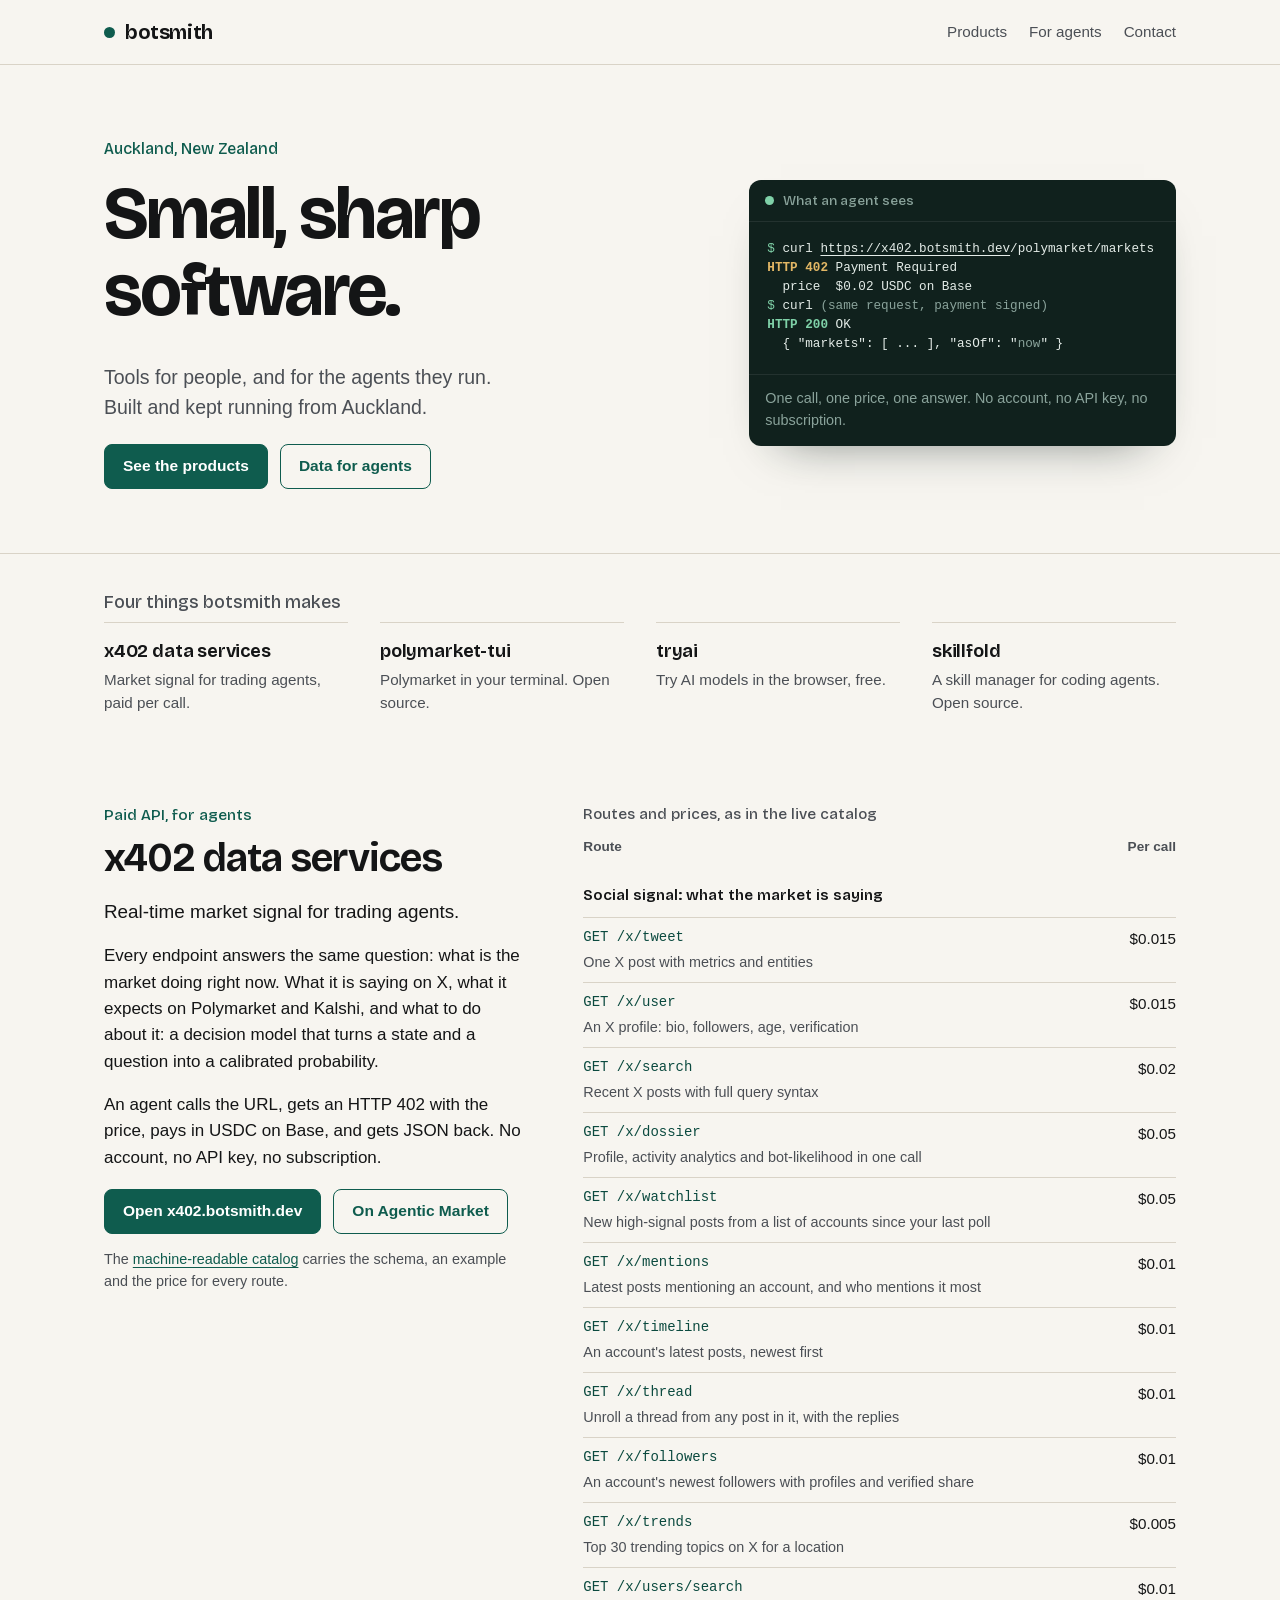
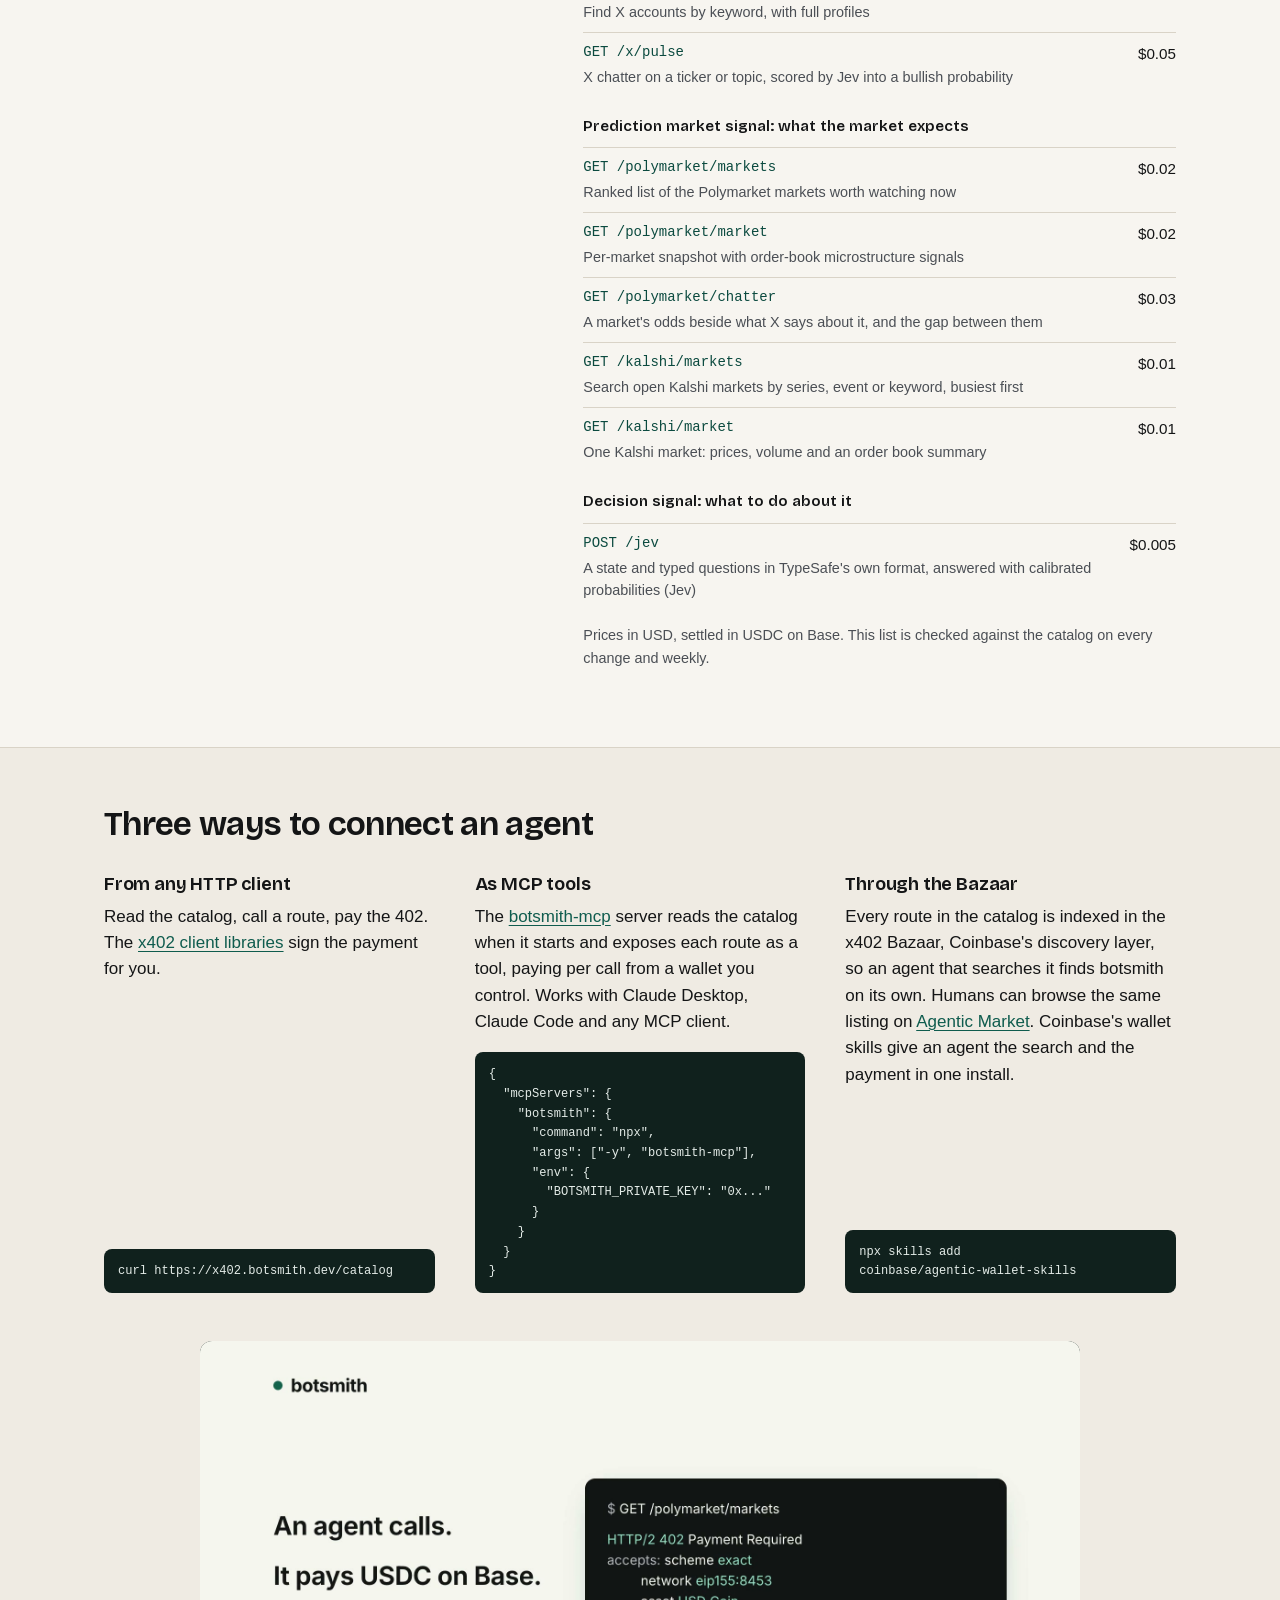
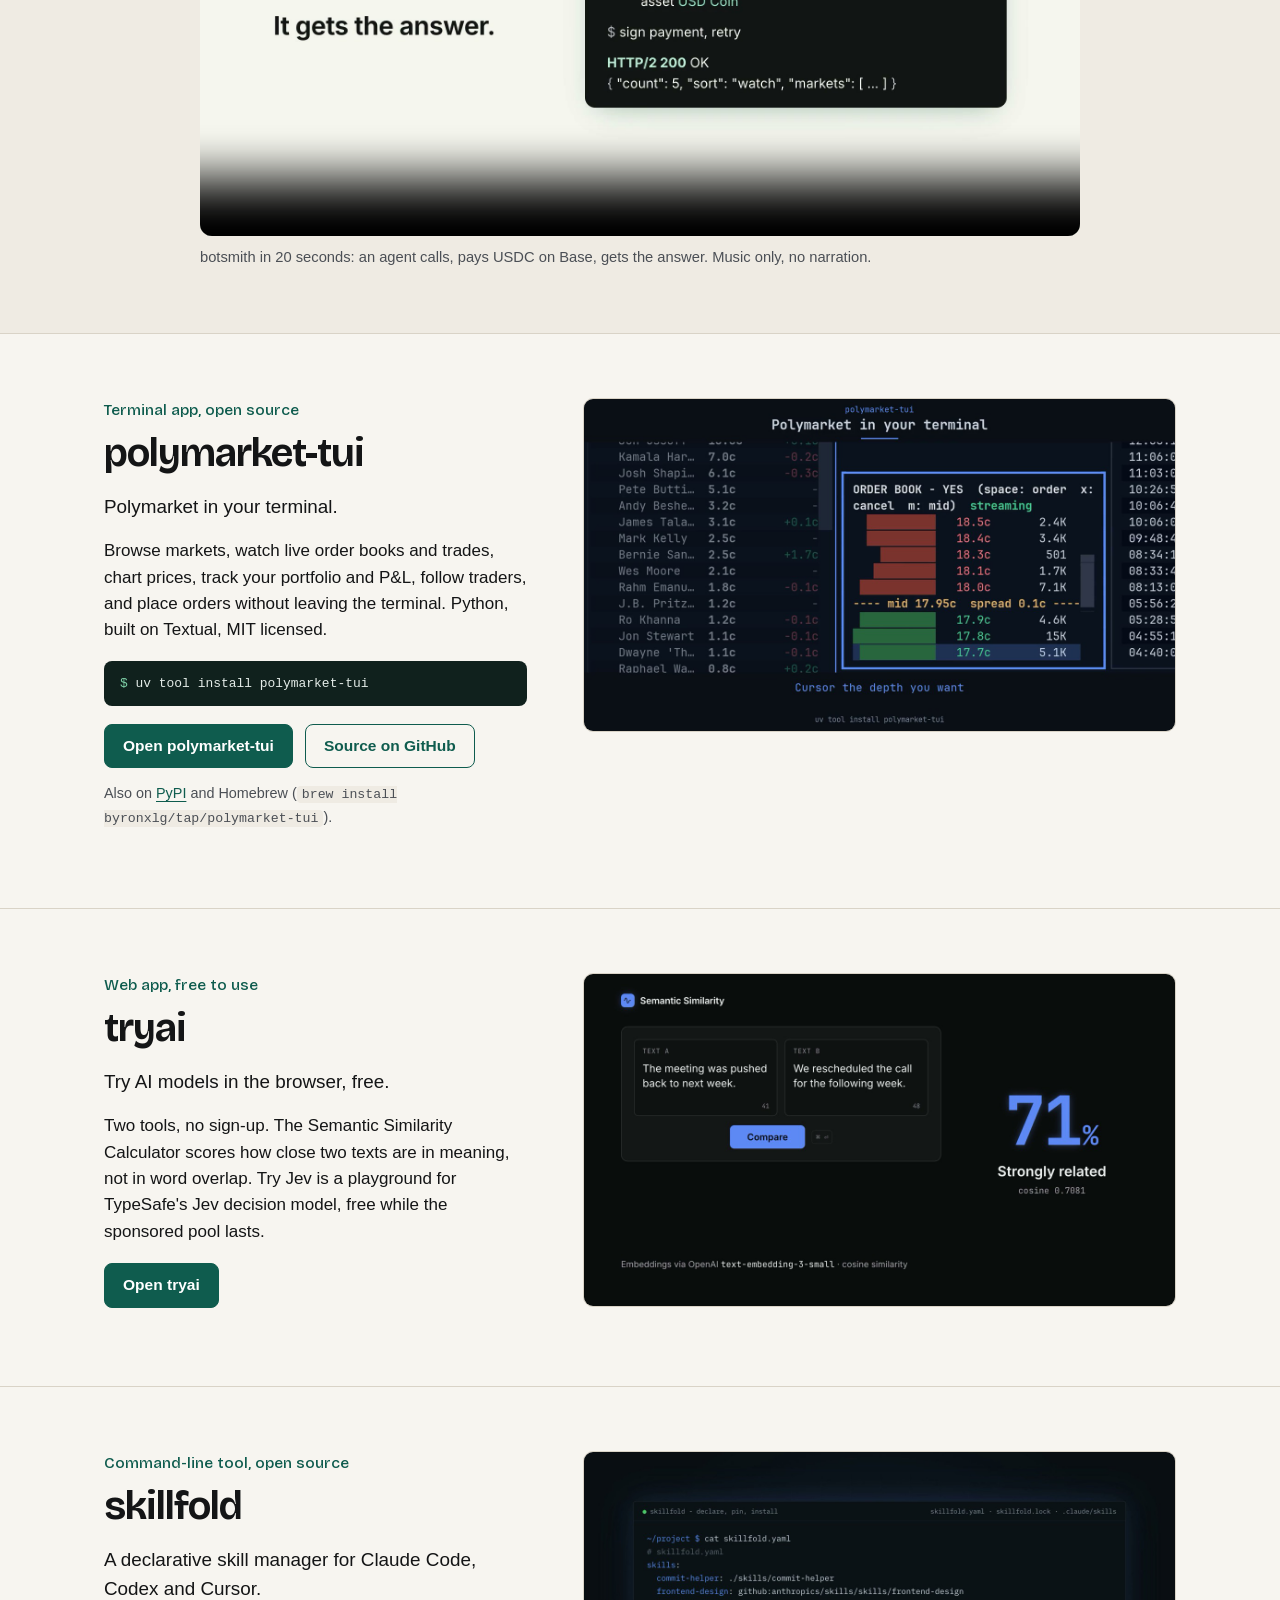
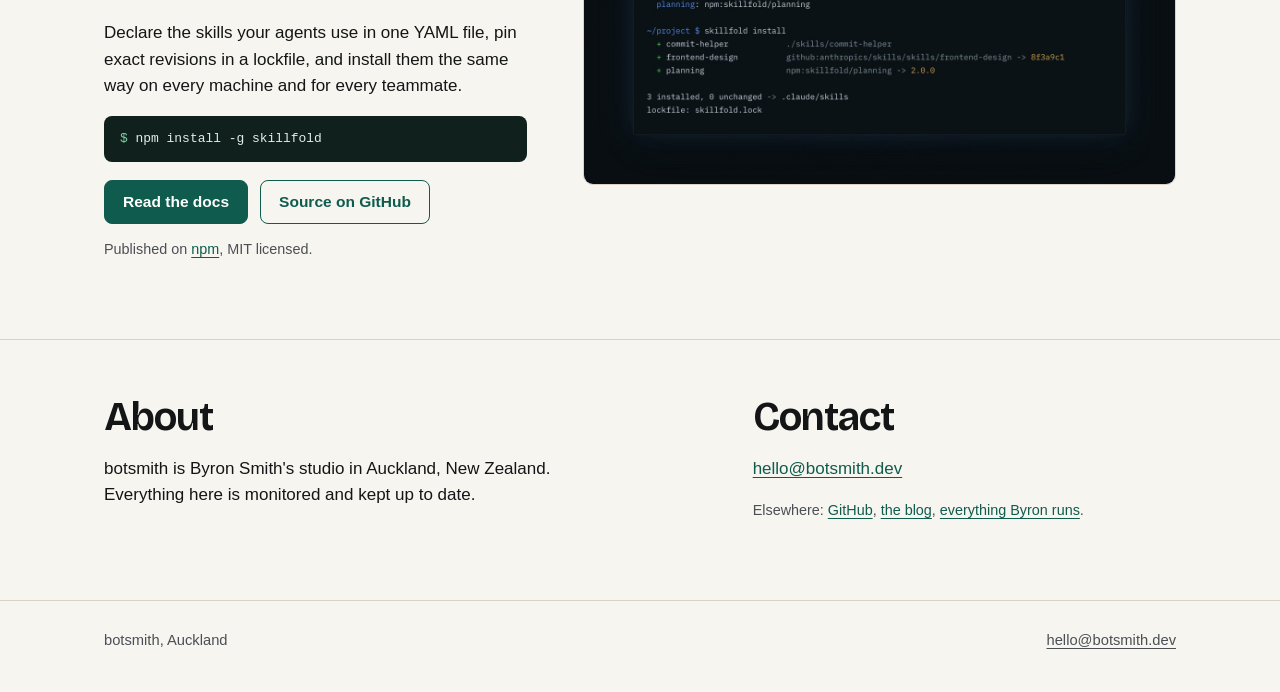
<file: index.html>
<!doctype html>
<html lang="en-NZ">
<head>
  <meta charset="utf-8">
  <meta name="viewport" content="width=device-width, initial-scale=1">
  <title>botsmith | Small, sharp software from Auckland</title>
  <meta name="description" content="botsmith makes small, well-made software: market data that AI agents pay for per call (x402), a terminal client for Polymarket, a free place to try AI models, and a skill manager for coding agents.">
  <link rel="canonical" href="https://botsmith.dev/">
  <link rel="icon" href="data:image/svg+xml,%3Csvg%20xmlns='http://www.w3.org/2000/svg'%20viewBox='0%200%2032%2032'%3E%3Ccircle%20cx='16'%20cy='16'%20r='14'%20fill='%230f5c4e'/%3E%3C/svg%3E">
  <link rel="preload" href="assets/fonts/bricolage-grotesque-latin.woff2" as="font" type="font/woff2" crossorigin>
  <meta property="og:type" content="website">
  <meta property="og:site_name" content="botsmith">
  <meta property="og:title" content="botsmith | Small, sharp software from Auckland">
  <meta property="og:description" content="Market data that AI agents pay for per call, a terminal client for Polymarket, a free place to try AI models, and a skill manager for coding agents.">
  <meta property="og:url" content="https://botsmith.dev/">
  <meta property="og:image" content="https://botsmith.dev/assets/brag.jpg">
  <meta property="og:video" content="https://botsmith.dev/assets/brag.mp4">
  <meta property="og:video:type" content="video/mp4">
  <meta property="og:locale" content="en_NZ">
  <meta name="twitter:card" content="summary_large_image">
  <meta name="theme-color" content="#f7f5f0">
  <link rel="stylesheet" href="assets/site.css">
  <script type="application/ld+json">
{
  "@context": "https://schema.org",
  "@graph": [
    {
      "@type": "Organization",
      "@id": "https://botsmith.dev/#org",
      "name": "botsmith",
      "url": "https://botsmith.dev/",
      "email": "hello@botsmith.dev",
      "founder": { "@type": "Person", "name": "Byron Smith" },
      "address": { "@type": "PostalAddress", "addressLocality": "Auckland", "addressCountry": "NZ" }
    },
    {
      "@type": "ItemList",
      "name": "What botsmith makes",
      "itemListElement": [
        { "@type": "ListItem", "position": 1, "name": "x402 data services", "url": "https://x402.botsmith.dev/" },
        { "@type": "ListItem", "position": 2, "name": "polymarket-tui", "url": "https://polymarket-tui.botsmith.dev/" },
        { "@type": "ListItem", "position": 3, "name": "tryai", "url": "https://tryai.botsmith.dev/" },
        { "@type": "ListItem", "position": 4, "name": "skillfold", "url": "https://skillfold.botsmith.dev/" }
      ]
    }
  ]
}
  </script>
</head>
<body>
  <a class="skip" href="#main">Skip to content</a>

  <header class="top">
    <div class="wrap top-row">
      <a class="brand" href="/" aria-current="page"><span class="dot" aria-hidden="true"></span>botsmith</a>
      <nav class="nav" aria-label="Main">
        <a href="#products">Products</a>
        <a href="#agents">For agents</a>
        <a href="#contact">Contact</a>
      </nav>
    </div>
  </header>

  <main id="main">

    <section class="hero" aria-labelledby="hero-title">
      <div class="wrap hero-grid">
        <div class="hero-copy">
          <p class="place">Auckland, New Zealand</p>
          <h1 id="hero-title">Small, sharp software.</h1>
          <p class="lede">Tools for people, and for the agents they run. Built and kept running from Auckland.</p>
          <div class="actions">
            <a class="button" href="#products">See the products</a>
            <a class="button quiet" href="#x402">Data for agents</a>
          </div>
        </div>

        <figure class="exchange" aria-labelledby="exchange-caption">
          <div class="exchange-bar"><span class="exchange-dot" aria-hidden="true"></span>What an agent sees</div>
          <pre class="exchange-body"><code><span class="line l1"><span class="prompt">$</span> curl <a href="https://x402.botsmith.dev/">https://x402.botsmith.dev</a>/polymarket/markets</span>
<span class="line l2"><span class="status warn">HTTP 402</span> Payment Required</span>
<span class="line l3">  price  <span data-route="/polymarket/markets" data-price="$0.02">$0.02</span> USDC on Base</span>
<span class="line l4"><span class="prompt">$</span> curl <span class="dim">(same request, payment signed)</span></span>
<span class="line l5"><span class="status ok">HTTP 200</span> OK</span>
<span class="line l6">  { "markets": [ ... ], "asOf": "<span class="dim">now</span>" }</span></code></pre>
          <figcaption id="exchange-caption">One call, one price, one answer. No account, no API key, no subscription.</figcaption>
        </figure>
      </div>
    </section>

    <section id="products" class="index" aria-labelledby="index-title">
      <div class="wrap">
        <h2 id="index-title">Four things botsmith makes</h2>
        <ol class="index-list">
          <li><a href="https://x402.botsmith.dev/"><strong>x402 data services</strong><span>Market signal for trading agents, paid per call.</span></a></li>
          <li><a href="https://polymarket-tui.botsmith.dev/"><strong>polymarket-tui</strong><span>Polymarket in your terminal. Open source.</span></a></li>
          <li><a href="https://tryai.botsmith.dev/"><strong>tryai</strong><span>Try AI models in the browser, free.</span></a></li>
          <li><a href="https://skillfold.botsmith.dev/"><strong>skillfold</strong><span>A skill manager for coding agents. Open source.</span></a></li>
        </ol>
      </div>
    </section>

    <article id="x402" class="product" aria-labelledby="x402-title">
      <div class="wrap product-grid">
        <div class="product-copy">
          <p class="product-kind">Paid API, for agents</p>
          <h2 id="x402-title"><a href="https://x402.botsmith.dev/">x402 data services</a></h2>
          <p class="product-sub">Real-time market signal for trading agents.</p>
          <p>Every endpoint answers the same question: what is the market doing right now. What it is saying on X, what it expects on Polymarket and Kalshi, and what to do about it: a decision model that turns a state and a question into a calibrated probability.</p>
          <p>An agent calls the URL, gets an HTTP 402 with the price, pays in USDC on Base, and gets JSON back. No account, no API key, no subscription.</p>
          <div class="actions">
            <a class="button" href="https://x402.botsmith.dev/">Open x402.botsmith.dev</a>
            <a class="button quiet" href="https://agentic.market/services/x402-botsmith-dev">On Agentic Market</a>
          </div>
          <p class="fine">The <a href="https://x402.botsmith.dev/catalog">machine-readable catalog</a> carries the schema, an example and the price for every route.</p>
        </div>

        <div class="product-artifact">
          <table class="prices">
            <caption>Routes and prices, as in the live catalog</caption>
            <thead><tr><th scope="col">Route</th><th scope="col" class="num">Per call</th></tr></thead>
            <tbody>
              <tr class="group"><th scope="rowgroup" colspan="2">Social signal: what the market is saying</th></tr>
              <tr><td class="route"><code>GET /x/tweet</code><span>One X post with metrics and entities</span></td><td class="num" data-route="/x/tweet" data-price="$0.015">$0.015</td></tr>
              <tr><td class="route"><code>GET /x/user</code><span>An X profile: bio, followers, age, verification</span></td><td class="num" data-route="/x/user" data-price="$0.015">$0.015</td></tr>
              <tr><td class="route"><code>GET /x/search</code><span>Recent X posts with full query syntax</span></td><td class="num" data-route="/x/search" data-price="$0.02">$0.02</td></tr>
              <tr><td class="route"><code>GET /x/dossier</code><span>Profile, activity analytics and bot-likelihood in one call</span></td><td class="num" data-route="/x/dossier" data-price="$0.05">$0.05</td></tr>
              <tr><td class="route"><code>GET /x/watchlist</code><span>New high-signal posts from a list of accounts since your last poll</span></td><td class="num" data-route="/x/watchlist" data-price="$0.05">$0.05</td></tr>
              <tr><td class="route"><code>GET /x/mentions</code><span>Latest posts mentioning an account, and who mentions it most</span></td><td class="num" data-route="/x/mentions" data-price="$0.01">$0.01</td></tr>
              <tr><td class="route"><code>GET /x/timeline</code><span>An account's latest posts, newest first</span></td><td class="num" data-route="/x/timeline" data-price="$0.01">$0.01</td></tr>
              <tr><td class="route"><code>GET /x/thread</code><span>Unroll a thread from any post in it, with the replies</span></td><td class="num" data-route="/x/thread" data-price="$0.01">$0.01</td></tr>
              <tr><td class="route"><code>GET /x/followers</code><span>An account's newest followers with profiles and verified share</span></td><td class="num" data-route="/x/followers" data-price="$0.01">$0.01</td></tr>
              <tr><td class="route"><code>GET /x/trends</code><span>Top 30 trending topics on X for a location</span></td><td class="num" data-route="/x/trends" data-price="$0.005">$0.005</td></tr>
              <tr><td class="route"><code>GET /x/users/search</code><span>Find X accounts by keyword, with full profiles</span></td><td class="num" data-route="/x/users/search" data-price="$0.01">$0.01</td></tr>
              <tr><td class="route"><code>GET /x/pulse</code><span>X chatter on a ticker or topic, scored by Jev into a bullish probability</span></td><td class="num" data-route="/x/pulse" data-price="$0.05">$0.05</td></tr>
            </tbody>
            <tbody>
              <tr class="group"><th scope="rowgroup" colspan="2">Prediction market signal: what the market expects</th></tr>
              <tr><td class="route"><code>GET /polymarket/markets</code><span>Ranked list of the Polymarket markets worth watching now</span></td><td class="num" data-route="/polymarket/markets" data-price="$0.02">$0.02</td></tr>
              <tr><td class="route"><code>GET /polymarket/market</code><span>Per-market snapshot with order-book microstructure signals</span></td><td class="num" data-route="/polymarket/market" data-price="$0.02">$0.02</td></tr>
              <tr><td class="route"><code>GET /polymarket/chatter</code><span>A market's odds beside what X says about it, and the gap between them</span></td><td class="num" data-route="/polymarket/chatter" data-price="$0.03">$0.03</td></tr>
              <tr><td class="route"><code>GET /kalshi/markets</code><span>Search open Kalshi markets by series, event or keyword, busiest first</span></td><td class="num" data-route="/kalshi/markets" data-price="$0.01">$0.01</td></tr>
              <tr><td class="route"><code>GET /kalshi/market</code><span>One Kalshi market: prices, volume and an order book summary</span></td><td class="num" data-route="/kalshi/market" data-price="$0.01">$0.01</td></tr>
            </tbody>
            <tbody>
              <tr class="group"><th scope="rowgroup" colspan="2">Decision signal: what to do about it</th></tr>
              <tr><td class="route"><code>POST /jev</code><span>A state and typed questions in TypeSafe's own format, answered with calibrated probabilities (Jev)</span></td><td class="num" data-route="/jev" data-price="$0.005">$0.005</td></tr>
            </tbody>
          </table>
          <p class="fine">Prices in USD, settled in USDC on Base. This list is checked against the catalog on every change and weekly.</p>
        </div>
      </div>

      <div id="agents" class="connect">
        <div class="wrap">
          <h3 class="connect-title">Three ways to connect an agent</h3>
          <div class="ways">
            <div class="way">
              <h4>From any HTTP client</h4>
              <p>Read the catalog, call a route, pay the 402. The <a href="https://github.com/coinbase/x402">x402 client libraries</a> sign the payment for you.</p>
              <pre><code>curl https://x402.botsmith.dev/catalog</code></pre>
            </div>
            <div class="way">
              <h4>As MCP tools</h4>
              <p>The <a href="https://www.npmjs.com/package/botsmith-mcp">botsmith-mcp</a> server reads the catalog when it starts and exposes each route as a tool, paying per call from a wallet you control. Works with Claude Desktop, Claude Code and any MCP client.</p>
              <pre><code>{
  "mcpServers": {
    "botsmith": {
      "command": "npx",
      "args": ["-y", "botsmith-mcp"],
      "env": {
        "BOTSMITH_PRIVATE_KEY": "0x..."
      }
    }
  }
}</code></pre>
            </div>
            <div class="way">
              <h4>Through the Bazaar</h4>
              <p>Every route in the catalog is indexed in the x402 Bazaar, Coinbase's discovery layer, so an agent that searches it finds botsmith on its own. Humans can browse the same listing on <a href="https://agentic.market/services/x402-botsmith-dev">Agentic Market</a>. Coinbase's wallet skills give an agent the search and the payment in one install.</p>
              <pre><code>npx skills add <span class="nowrap">coinbase/agentic-wallet-skills</span></code></pre>
            </div>
          </div>
          <figure class="launch">
            <video src="assets/brag.mp4" poster="assets/brag.jpg" width="1920" height="1080" controls playsinline preload="none"></video>
            <figcaption>botsmith in 20 seconds: an agent calls, pays USDC on Base, gets the answer. Music only, no narration.</figcaption>
          </figure>
        </div>
      </div>
    </article>

    <article id="polymarket-tui" class="product" aria-labelledby="tui-title">
      <div class="wrap product-grid">
        <div class="product-copy">
          <p class="product-kind">Terminal app, open source</p>
          <h2 id="tui-title"><a href="https://polymarket-tui.botsmith.dev/">polymarket-tui</a></h2>
          <p class="product-sub">Polymarket in your terminal.</p>
          <p>Browse markets, watch live order books and trades, chart prices, track your portfolio and P&amp;L, follow traders, and place orders without leaving the terminal. Python, built on Textual, MIT licensed.</p>
          <pre class="install"><code>uv tool install polymarket-tui</code></pre>
          <div class="actions">
            <a class="button" href="https://polymarket-tui.botsmith.dev/">Open polymarket-tui</a>
            <a class="button quiet" href="https://github.com/byronxlg/polymarket-tui">Source on GitHub</a>
          </div>
          <p class="fine">Also on <a href="https://pypi.org/project/polymarket-tui/">PyPI</a> and Homebrew (<code>brew install byronxlg/tap/polymarket-tui</code>).</p>
        </div>
        <a class="product-artifact poster" href="https://polymarket-tui.botsmith.dev/" aria-label="polymarket-tui: a live order book in the terminal (opens the product site)">
          <img src="assets/polymarket-tui.jpg" width="1280" height="720" alt="" loading="lazy">
        </a>
      </div>
    </article>

    <article id="tryai" class="product" aria-labelledby="tryai-title">
      <div class="wrap product-grid">
        <div class="product-copy">
          <p class="product-kind">Web app, free to use</p>
          <h2 id="tryai-title"><a href="https://tryai.botsmith.dev/">tryai</a></h2>
          <p class="product-sub">Try AI models in the browser, free.</p>
          <p>Two tools, no sign-up. The Semantic Similarity Calculator scores how close two texts are in meaning, not in word overlap. Try Jev is a playground for TypeSafe's Jev decision model, free while the sponsored pool lasts.</p>
          <div class="actions">
            <a class="button" href="https://tryai.botsmith.dev/">Open tryai</a>
          </div>
        </div>
        <a class="product-artifact poster" href="https://tryai.botsmith.dev/" aria-label="tryai: two sentences scored 71 percent, strongly related (opens the app)">
          <img src="assets/tryai.jpg" width="1280" height="720" alt="" loading="lazy">
        </a>
      </div>
    </article>

    <article id="skillfold" class="product" aria-labelledby="skillfold-title">
      <div class="wrap product-grid">
        <div class="product-copy">
          <p class="product-kind">Command-line tool, open source</p>
          <h2 id="skillfold-title"><a href="https://skillfold.botsmith.dev/">skillfold</a></h2>
          <p class="product-sub">A declarative skill manager for Claude Code, Codex and Cursor.</p>
          <p>Declare the skills your agents use in one YAML file, pin exact revisions in a lockfile, and install them the same way on every machine and for every teammate.</p>
          <pre class="install"><code>npm install -g skillfold</code></pre>
          <div class="actions">
            <a class="button" href="https://skillfold.botsmith.dev/">Read the docs</a>
            <a class="button quiet" href="https://github.com/byronxlg/skillfold">Source on GitHub</a>
          </div>
          <p class="fine">Published on <a href="https://www.npmjs.com/package/skillfold">npm</a>, MIT licensed.</p>
        </div>
        <a class="product-artifact poster" href="https://skillfold.botsmith.dev/" aria-label="skillfold: declare, pin, install (opens the docs)">
          <img src="assets/skillfold.jpg" width="1280" height="720" alt="" loading="lazy">
        </a>
      </div>
    </article>

    <section id="contact" class="about" aria-label="About and contact">
      <div class="wrap about-grid">
        <div>
          <h2 id="about-title">About</h2>
          <p>botsmith is Byron Smith's studio in Auckland, New Zealand. Everything here is monitored and kept up to date.</p>
        </div>
        <div>
          <h2>Contact</h2>
          <p><a href="mailto:hello@botsmith.dev">hello@botsmith.dev</a></p>
          <p class="fine">Elsewhere: <a href="https://github.com/byronxlg">GitHub</a>, <a href="https://blog.byronxlg.com/">the blog</a>, <a href="https://byronxlg.com/">everything Byron runs</a>.</p>
        </div>
      </div>
    </section>
  </main>

  <footer class="foot">
    <div class="wrap foot-row">
      <span>botsmith, Auckland</span>
      <span><a href="mailto:hello@botsmith.dev">hello@botsmith.dev</a></span>
    </div>
  </footer>
  <script src="assets/site.js"></script>
</body>
</html>
</file>
<file: assets/site.css>
/* botsmith.dev. One stylesheet, no build step.
   Palette and tagline are shared with the launch video (brag/), keep them in step. */

@font-face {
  font-family: "Bricolage";
  src: url("fonts/bricolage-grotesque-latin.woff2") format("woff2");
  font-weight: 300 800;
  font-style: normal;
  font-display: swap;
  unicode-range: U+0000-00FF, U+0131, U+0152-0153, U+02BB-02BC, U+02C6, U+02DA, U+02DC, U+2000-206F, U+20AC, U+2122, U+2191, U+2193, U+2212, U+2215, U+FEFF, U+FFFD;
}

:root {
  --paper: #f7f5f0;
  --linen: #efebe3;
  --ink: #141516;
  --slate: #4b4f55;
  --hairline: #d9d3c7;
  --green: #0f5c4e;
  --green-deep: #0b4a3f;
  --mint: #dcebe6;
  --terminal: #10211d;
  --terminal-ink: #e4ece8;
  --terminal-dim: #8aa39b;
  --amber: #e2b765;
  --leaf: #7fd1a8;
  --max: 1120px;
  --gutter: 24px;
  --display: "Bricolage", "Helvetica Neue", Arial, sans-serif;
  --sans: -apple-system, BlinkMacSystemFont, "Segoe UI", Roboto, Helvetica, Arial, sans-serif;
  --mono: ui-monospace, "SF Mono", Menlo, Consolas, "Liberation Mono", monospace;
  --radius: 10px;
}

* { box-sizing: border-box; }
html { scroll-behavior: smooth; }
@media (prefers-reduced-motion: reduce) { html { scroll-behavior: auto; } }

body {
  margin: 0;
  font-family: var(--sans);
  font-size: 17px;
  line-height: 1.55;
  color: var(--ink);
  background: var(--paper);
  -webkit-font-smoothing: antialiased;
  text-rendering: optimizeLegibility;
}

a { color: var(--green); text-decoration-thickness: 1px; text-underline-offset: 3px; }
a:hover { color: var(--green-deep); }
a:focus-visible, .button:focus-visible, .poster:focus-visible { outline: 3px solid var(--green); outline-offset: 3px; border-radius: 4px; }
.poster:focus-visible { border-radius: var(--radius); }

img { max-width: 100%; height: auto; display: block; }
p { margin: 0 0 1em; }
code { font-family: var(--mono); font-size: 0.92em; }
pre { font-family: var(--mono); font-size: 0.88rem; line-height: 1.5; margin: 0; overflow-x: auto; }

h1, h2, h3 {
  font-family: var(--display);
  font-optical-sizing: auto;
  line-height: 1.05;
  margin: 0 0 0.45em;
  font-weight: 650;
}
h1 { font-size: clamp(2.6rem, 6.4vw, 4.6rem); letter-spacing: -0.035em; font-weight: 700; }
h2 { font-size: clamp(1.7rem, 3.4vw, 2.5rem); letter-spacing: -0.025em; }
h3 { font-size: 1.2rem; letter-spacing: -0.01em; line-height: 1.25; }

.wrap { max-width: var(--max); margin: 0 auto; padding: 0 var(--gutter); }

.skip { position: absolute; left: -999px; top: 8px; background: var(--ink); color: #fff; padding: 8px 12px; z-index: 10; }
.skip:focus { left: 8px; }

/* Header */
.top { border-bottom: 1px solid var(--hairline); background: var(--paper); }
.top-row { display: flex; align-items: center; justify-content: space-between; min-height: 64px; gap: 16px; flex-wrap: wrap; }
.brand { font-family: var(--display); font-weight: 700; letter-spacing: -0.02em; text-decoration: none; color: var(--ink); font-size: 1.25rem; display: inline-flex; align-items: center; gap: 10px; }
.brand .dot { width: 11px; height: 11px; border-radius: 50%; background: var(--green); }
.nav { display: flex; gap: 22px; flex-wrap: wrap; }
.nav a { color: var(--slate); text-decoration: none; font-size: 0.95rem; }
.nav a:hover { color: var(--ink); }

/* Buttons */
.actions { display: flex; flex-wrap: wrap; gap: 10px 12px; margin: 22px 0 0; }
.button {
  display: inline-block;
  font-weight: 600;
  font-size: 0.97rem;
  line-height: 1.2;
  padding: 12px 18px;
  border-radius: 8px;
  text-decoration: none;
  background: var(--green);
  color: #fff;
  border: 1px solid var(--green);
}
.button:hover { background: var(--green-deep); border-color: var(--green-deep); color: #fff; }
.button.quiet { background: transparent; color: var(--green); }
.button.quiet:hover { background: var(--mint); color: var(--green-deep); }

/* Hero */
.hero { padding: 72px 0 64px; }
.hero-grid { display: grid; gap: 48px; grid-template-columns: minmax(0, 7fr) minmax(0, 5fr); align-items: center; }
.hero-copy, .product-copy, .product-artifact { min-width: 0; }
.place { font-family: var(--display); font-weight: 500; color: var(--green); margin: 0 0 14px; font-size: 1rem; }
.lede { font-size: 1.22rem; color: var(--slate); max-width: 38ch; margin: 0; line-height: 1.5; }

.exchange { margin: 0; background: var(--terminal); color: var(--terminal-ink); border-radius: 12px; overflow: hidden; box-shadow: 0 24px 48px -32px rgba(16, 33, 29, 0.6); }
.exchange-bar { display: flex; align-items: center; gap: 9px; padding: 10px 16px; font-family: var(--display); font-size: 0.86rem; font-weight: 500; color: var(--terminal-dim); border-bottom: 1px solid rgba(255,255,255,0.08); }
.exchange-dot { width: 9px; height: 9px; border-radius: 50%; background: var(--leaf); }
.exchange-body { padding: 18px 18px 20px; color: var(--terminal-ink); font-size: 0.86rem; white-space: normal; }
.exchange-body .line { display: block; white-space: pre-wrap; overflow-wrap: anywhere; }
.exchange-body .prompt { color: var(--leaf); }
.exchange-body .dim { color: var(--terminal-dim); }
.exchange-body .status { font-weight: 700; }
.exchange-body .status.warn { color: var(--amber); }
.exchange-body .status.ok { color: var(--leaf); }
.exchange figcaption { padding: 12px 16px 14px; font-size: 0.9rem; color: var(--terminal-dim); border-top: 1px solid rgba(255,255,255,0.08); }

/* The one orchestrated moment: the exchange plays once on load. Off under reduced motion
   and when the script does not run (the .play class gates it). */
.exchange.play .line { opacity: 0; animation: reveal 0.3s ease-out forwards; }
.exchange.play .l1 { animation-delay: 0.2s; }
.exchange.play .l2 { animation-delay: 0.9s; }
.exchange.play .l3 { animation-delay: 1.1s; }
.exchange.play .l4 { animation-delay: 1.9s; }
.exchange.play .l5 { animation-delay: 2.6s; }
.exchange.play .l6 { animation-delay: 2.8s; }
@keyframes reveal { from { opacity: 0; transform: translateY(3px); } to { opacity: 1; transform: none; } }
@media (prefers-reduced-motion: reduce) {
  .exchange.play .line { animation: none; opacity: 1; }
}

/* Product index */
.index { padding: 40px 0 8px; border-top: 1px solid var(--hairline); }
.index h2 { font-size: 1.1rem; font-weight: 500; color: var(--slate); letter-spacing: 0; margin-bottom: 10px; }
.index-list { list-style: none; margin: 0; padding: 0; display: grid; grid-template-columns: repeat(auto-fit, minmax(220px, 1fr)); gap: 0 32px; }
.index-list li { border-top: 1px solid var(--hairline); }
.index-list a { display: block; padding: 14px 0 16px; text-decoration: none; color: var(--ink); }
.index-list strong { display: block; font-family: var(--display); font-weight: 650; font-size: 1.15rem; letter-spacing: -0.01em; }
.index-list span { display: block; color: var(--slate); font-size: 0.95rem; margin-top: 2px; }
.index-list a:hover strong { color: var(--green-deep); }

/* Product sections */
.product { padding: 64px 0; border-top: 1px solid var(--hairline); }
.product:first-of-type { border-top: 0; }
#x402 { padding-bottom: 0; }
#x402 .product-copy { position: sticky; top: 24px; }
.product-grid { display: grid; gap: 40px 56px; grid-template-columns: minmax(0, 5fr) minmax(0, 7fr); align-items: start; }
.product-copy p { max-width: 52ch; }
.product-kind { font-family: var(--display); font-weight: 500; color: var(--green); margin: 0 0 10px; font-size: 0.98rem; }
.product-copy h2 a { color: inherit; text-decoration: none; }
.product-copy h2 a:hover { color: var(--green-deep); text-decoration: underline; text-decoration-thickness: 2px; text-underline-offset: 6px; }
.exchange-body a { color: inherit; text-decoration: underline; text-decoration-thickness: 1px; text-underline-offset: 3px; }
.product-sub { font-size: 1.18rem; color: var(--ink); margin: 0 0 0.9em; font-weight: 500; }
.product-copy .actions { margin-top: 18px; margin-bottom: 14px; }
.fine { font-size: 0.9rem; color: var(--slate); }
.fine code { background: var(--linen); padding: 1px 5px; border-radius: 4px; }
.install { background: var(--terminal); color: var(--terminal-ink); padding: 12px 16px; border-radius: 8px; margin: 6px 0 4px; max-width: 52ch; }
.install code::before { content: "$ "; color: var(--leaf); }

.poster { display: block; border-radius: var(--radius); overflow: hidden; background: var(--terminal); border: 1px solid var(--hairline); }
.poster img { aspect-ratio: 16 / 9; object-fit: cover; }

/* Price list */
.prices { width: 100%; border-collapse: collapse; font-size: 0.95rem; }
.prices caption { text-align: left; font-family: var(--display); font-weight: 500; color: var(--slate); padding: 0 0 10px; font-size: 0.95rem; }
.prices th, .prices td { text-align: left; vertical-align: top; padding: 9px 10px 9px 0; border-top: 1px solid var(--hairline); }
.prices thead th { font-weight: 600; font-size: 0.85rem; color: var(--slate); border-top: 0; padding-top: 0; }
.prices .group th { font-family: var(--display); font-weight: 600; color: var(--ink); padding-top: 18px; border-top: 0; }
.prices td.route code { display: block; white-space: nowrap; color: var(--green-deep); }
.prices td.route span { display: block; color: var(--slate); font-size: 0.9rem; margin-top: 2px; }
.prices .num { text-align: right; font-variant-numeric: tabular-nums; white-space: nowrap; padding-right: 0; }
.product-artifact .fine { margin-top: 14px; }

/* Connect band, inside the x402 article */
.connect { background: var(--linen); padding: 56px 0 64px; margin-top: 64px; border-top: 1px solid var(--hairline); }
.connect-title { font-size: clamp(1.5rem, 3vw, 2.1rem); letter-spacing: -0.02em; margin-bottom: 0.8em; }
.way h4 { font-family: var(--display); font-size: 1.15rem; font-weight: 650; letter-spacing: -0.01em; line-height: 1.25; margin: 0 0 0.4em; }
.ways { display: grid; gap: 32px 40px; grid-template-columns: repeat(3, minmax(0, 1fr)); }
.way p { max-width: 42ch; }
.way { min-width: 0; display: flex; flex-direction: column; }
.way pre { margin-top: auto; }
.nowrap { white-space: nowrap; }
.way pre { background: var(--terminal); color: var(--terminal-ink); padding: 12px 14px; border-radius: 8px; font-size: 0.82rem; white-space: pre-wrap; overflow-wrap: break-word; }
.launch { margin: 48px auto 0; max-width: 880px; }
.launch video { display: block; width: 100%; height: auto; aspect-ratio: 16 / 9; border-radius: 12px; background: var(--terminal); }
.launch figcaption { margin-top: 10px; font-size: 0.92rem; color: var(--slate); }

/* About and footer */
.about { padding: 56px 0 64px; border-top: 1px solid var(--hairline); }
.about-grid { display: grid; gap: 32px 56px; grid-template-columns: minmax(0, 7fr) minmax(0, 5fr); }
.about p { max-width: 52ch; }
.foot { border-top: 1px solid var(--hairline); padding: 28px 0 40px; color: var(--slate); font-size: 0.92rem; }
.foot-row { display: flex; flex-wrap: wrap; gap: 8px 32px; justify-content: space-between; }
.foot a { color: var(--slate); }

/* Narrow screens */
@media (max-width: 900px) {
  .hero { padding: 48px 0 40px; }
  .hero-grid, .product-grid, .about-grid { grid-template-columns: 1fr; gap: 32px; }
  #x402 .product-copy { position: static; }
  .ways { grid-template-columns: 1fr; }
  .connect { margin-top: 48px; padding: 44px 0 52px; }
  .product { padding: 48px 0; }
  .exchange-body { font-size: 0.8rem; }
}
@media (max-width: 480px) {
  body { font-size: 16px; }
  .top-row { min-height: 56px; }
  .nav { gap: 16px; }
  .button { padding: 11px 15px; }
  .prices { font-size: 0.9rem; }
}
</file>
